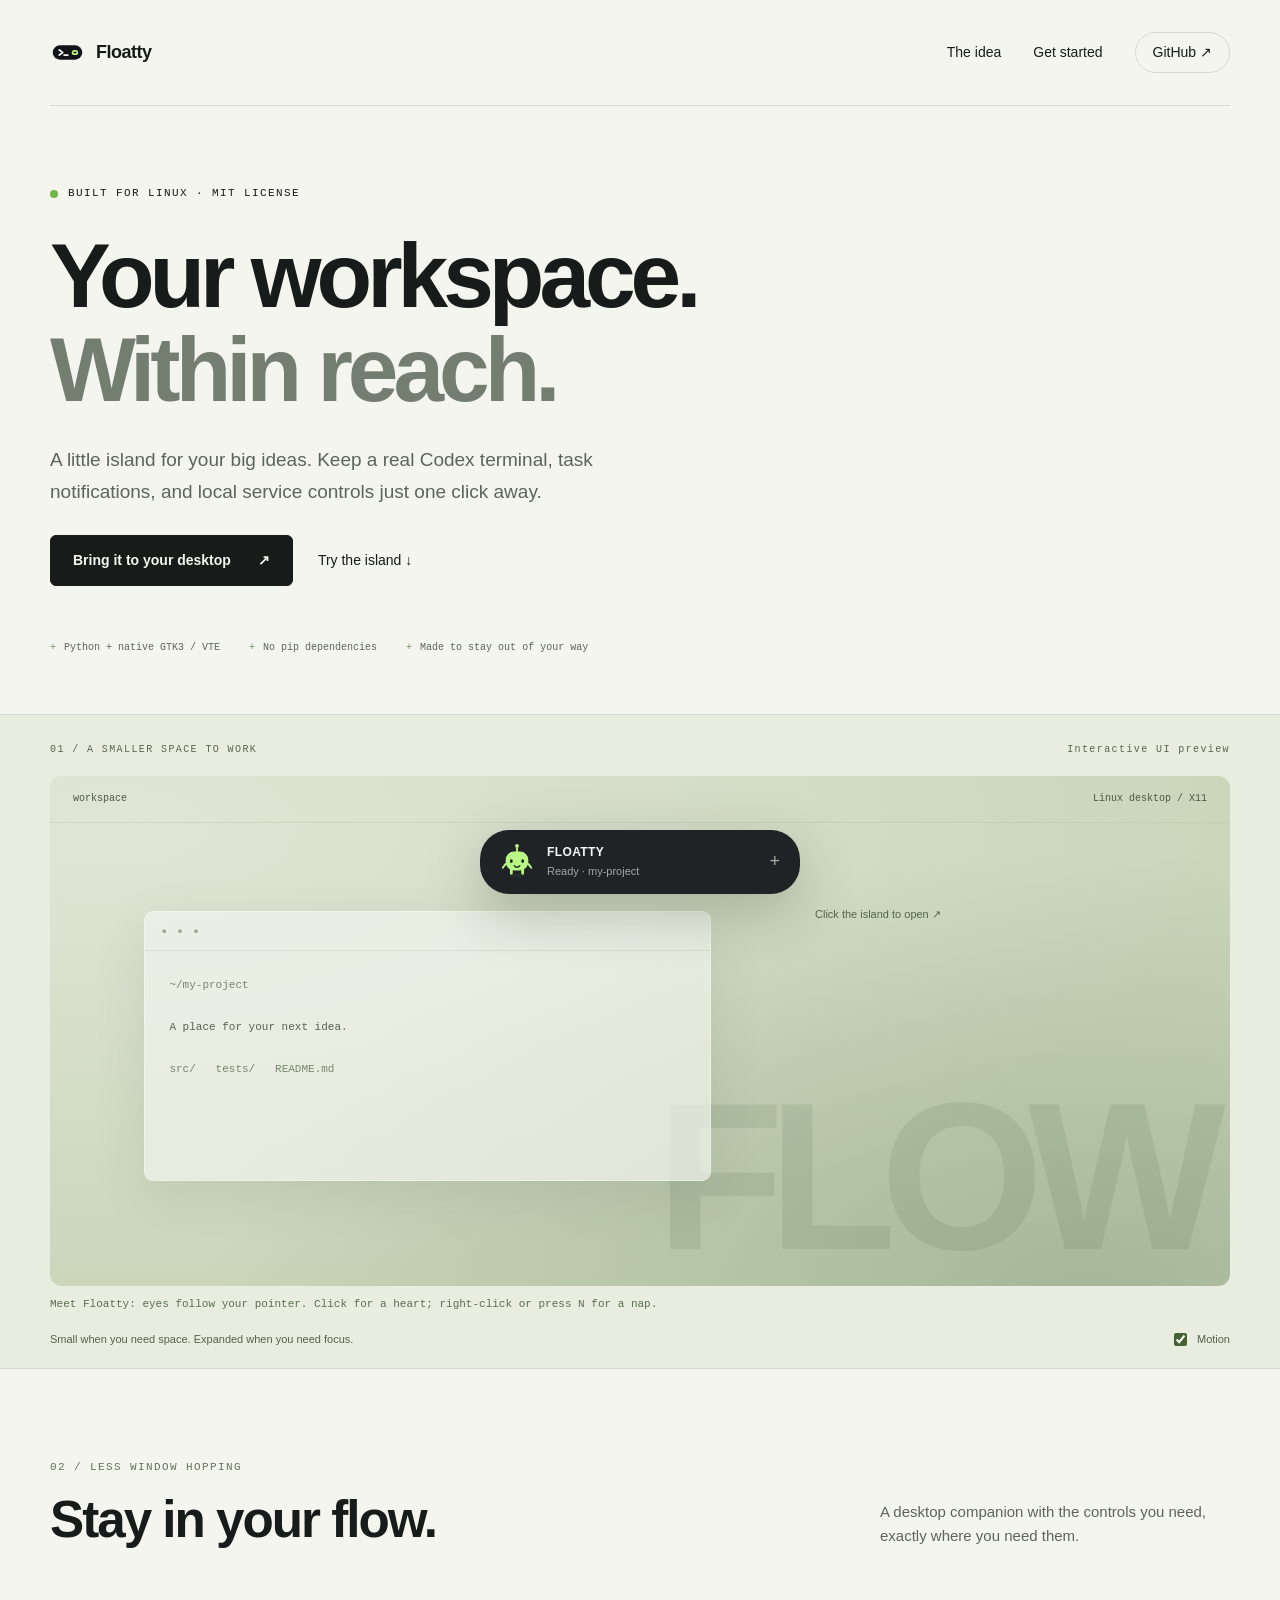
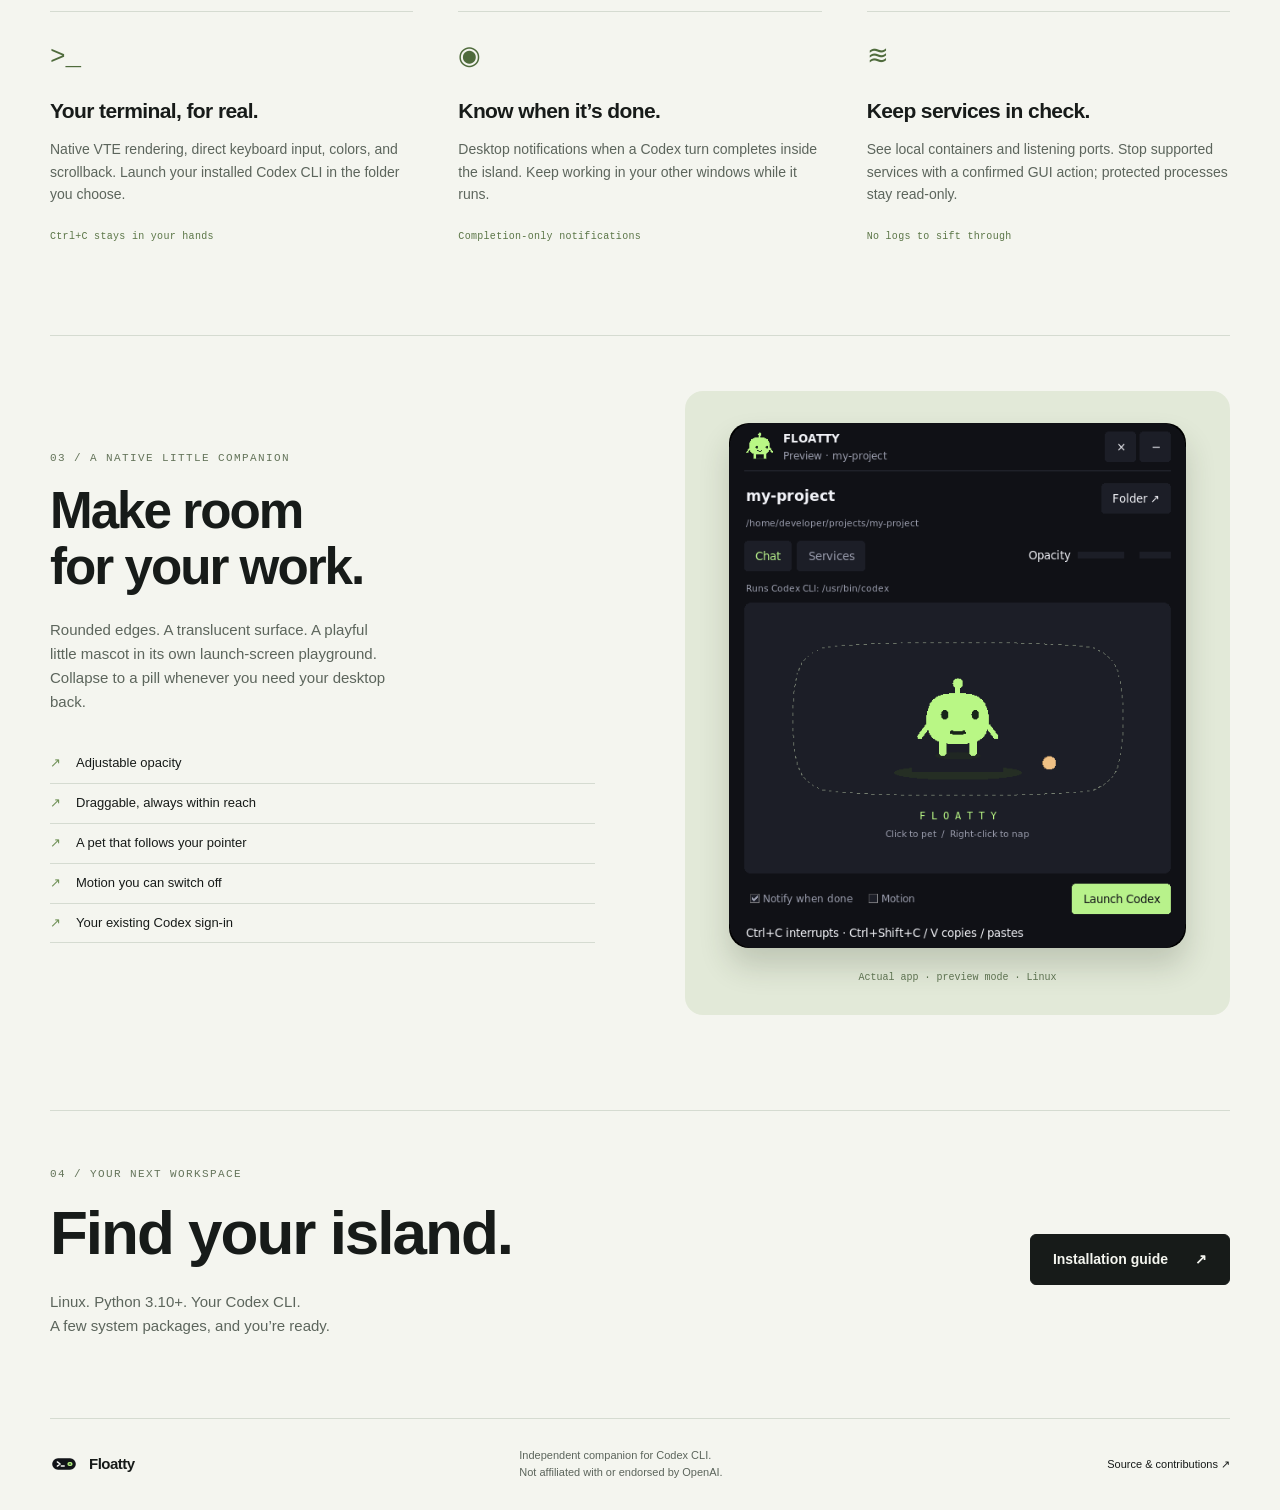
<file: index.html>
<!doctype html>
<html lang="en">
<head>
  <meta charset="utf-8"><meta name="viewport" content="width=device-width, initial-scale=1">
  <meta name="description" content="A small, translucent Codex terminal and local service controls for your Linux desktop. Meet Floatty.">
  <meta name="theme-color" content="#f4f5ef">
  <title>Floatty — Your workspace, within reach</title>
  <link rel="icon" href="assets/branding/codex-island-tile.svg" type="image/svg+xml">
  <link rel="stylesheet" href="site/styles.css"><script src="site/main.js" defer></script><script type="module" src="site/pets.mjs"></script>
</head>
<body>
<a class="skip" href="#main">Skip to content</a>
<header class="nav wrap">
  <a class="brand" href="index.html"><img src="assets/branding/codex-island.svg" width="35" height="35" alt="">Floatty</a>
  <nav aria-label="Main navigation"><a href="#features">The idea</a><a href="site/guide.html">Get started</a><a class="source" href="https://github.com/nashvel/codex-island">GitHub <span aria-hidden="true">↗</span></a></nav>
</header>
<main id="main">
<section class="hero wrap">
  <div class="eyebrow"><span class="status-dot"></span> BUILT FOR LINUX · MIT LICENSE</div>
  <h1>Your workspace.<br><span>Within reach.</span></h1>
  <p class="intro">A little island for your big ideas. Keep a real Codex terminal, task notifications, and local service controls just one click away.</p>
  <div class="actions"><a class="button primary" href="site/guide.html">Bring it to your desktop <span aria-hidden="true">↗</span></a><a class="text-link" href="#try">Try the island <span aria-hidden="true">↓</span></a></div>
  <div class="hero-foot"><span>Python + native GTK3 / VTE</span><span>No pip dependencies</span><span>Made to stay out of your way</span></div>
</section>
<section class="stage-section" id="try" aria-labelledby="demo-title">
  <div class="stage wrap">
    <div class="stage-caption"><span id="demo-title">01 / A SMALLER SPACE TO WORK</span><span>Interactive UI preview</span></div>
    <div class="desktop-scene">
      <div class="desktop-top"><span>workspace</span><span>Linux desktop / X11</span></div>
      <div class="desktop-word" aria-hidden="true">FLOW</div>
      <div class="desktop-window" aria-hidden="true"><div class="window-dots">● ● ●</div><pre><span>~/my-project</span>

A place for your next idea.

<span>src/</span>   <span>tests/</span>   <span>README.md</span></pre></div>
      <div class="demo-island" id="island-preview">
        <div class="island-header">
          <button class="web-pet pet-header" id="header-pet" aria-label="Pet Floatty. Press N to toggle a nap." title="Click to pet · Right-click or N to nap"><svg viewBox="0 0 36 40" aria-hidden="true" focusable="false">
  <ellipse cx="18" cy="34" rx="9" ry="1.5" fill="#263025"/>
  <g class="pet-figure" fill="#b9f785" stroke-linecap="round">
    <path d="M12 28v4M24 28v4" fill="none" stroke="#b9f785" stroke-width="3"/>
    <path class="pet-arm-left" d="M6 22L3 26" fill="none" stroke="#b9f785" stroke-width="2"/>
    <path class="pet-arm-right" d="M30 22l3 4" fill="none" stroke="#b9f785" stroke-width="2"/>
    <path d="M18 9V5" fill="none" stroke="#b9f785" stroke-width="2"/><circle cx="18" cy="3" r="2"/>
    <rect x="6" y="9" width="24" height="20" rx="9"/>
    <g class="pet-gaze" fill="#18251a" stroke="#18251a">
      <g class="pet-open-eyes" stroke="none"><ellipse cx="12" cy="19" rx="1.5" ry="2"/><ellipse cx="24" cy="19" rx="1.5" ry="2"/></g>
      <path class="pet-closed-eyes" d="M10 19h4M22 19h4" fill="none" stroke-width="2"/>
      <path class="pet-happy-eyes" d="M10 19q2-4 4 0M22 19q2-4 4 0" fill="none" stroke-width="2"/>
    </g>
    <path d="M15 24q3 3 6 0" fill="none" stroke="#18251a" stroke-width="1.4"/>
  </g>
  <text class="pet-heart" x="27" y="8" font-size="9" fill="#e9a8bd">♥</text>
  <text class="pet-zzz" x="27" y="8" font-size="8" fill="#a0a79a">z</text>
</svg></button>
          <button class="island-toggle" id="island-toggle" aria-expanded="false" aria-controls="island-body"><span><strong>FLOATTY</strong><small>Ready · my-project</small></span><span class="expand-mark" aria-hidden="true">+</span></button>
        </div>
        <div class="island-body" id="island-body" hidden>
          <div class="demo-project"><strong>my-project</strong><span>~/projects/my-project</span></div>
          <div class="demo-tabs" role="tablist" aria-label="Preview panels"><button id="chat-tab" role="tab" aria-selected="true" aria-controls="chat-panel">Chat</button><button id="services-tab" role="tab" aria-selected="false" aria-controls="services-panel" tabindex="-1">Services</button></div>
          <div id="chat-panel" role="tabpanel" aria-labelledby="chat-tab">
            <div class="pet-playground">
              <button class="web-pet pet-center" id="center-pet" aria-label="Pet Floatty in the playground. Press N to toggle a nap." title="Click to pet · Right-click or N to nap"><svg viewBox="0 0 36 40" aria-hidden="true" focusable="false">
  <ellipse cx="18" cy="34" rx="9" ry="1.5" fill="#263025"/>
  <g class="pet-figure" fill="#b9f785" stroke-linecap="round">
    <path d="M12 28v4M24 28v4" fill="none" stroke="#b9f785" stroke-width="3"/>
    <path class="pet-arm-left" d="M6 22L3 26" fill="none" stroke="#b9f785" stroke-width="2"/>
    <path class="pet-arm-right" d="M30 22l3 4" fill="none" stroke="#b9f785" stroke-width="2"/>
    <path d="M18 9V5" fill="none" stroke="#b9f785" stroke-width="2"/><circle cx="18" cy="3" r="2"/>
    <rect x="6" y="9" width="24" height="20" rx="9"/>
    <g class="pet-gaze" fill="#18251a" stroke="#18251a">
      <g class="pet-open-eyes" stroke="none"><ellipse cx="12" cy="19" rx="1.5" ry="2"/><ellipse cx="24" cy="19" rx="1.5" ry="2"/></g>
      <path class="pet-closed-eyes" d="M10 19h4M22 19h4" fill="none" stroke-width="2"/>
      <path class="pet-happy-eyes" d="M10 19q2-4 4 0M22 19q2-4 4 0" fill="none" stroke-width="2"/>
    </g>
    <path d="M15 24q3 3 6 0" fill="none" stroke="#18251a" stroke-width="1.4"/>
  </g>
  <text class="pet-heart" x="27" y="8" font-size="9" fill="#e9a8bd">♥</text>
  <text class="pet-zzz" x="27" y="8" font-size="8" fill="#a0a79a">z</text>
</svg></button>
              <span class="play-ball" aria-hidden="true"></span>
              <button class="pet-nap" data-pet-target="center-pet" aria-pressed="false">Nap</button>
              <small class="pet-caption">A little Floatty. A real terminal.</small>
            </div>
            <p class="demo-note">The desktop app launches your installed CLI.<br>This website is a visual preview.</p>
          </div>
          <div id="services-panel" role="tabpanel" aria-labelledby="services-tab" hidden>
            <div class="demo-service"><div><strong>web-dev</strong><small>TCP · 127.0.0.1:5173</small></div><button id="demo-stop">Stop</button></div>
            <div class="demo-service"><div><strong>postgres</strong><small>Docker · running</small></div><span class="service-state">Preview</span></div>
            <p class="demo-note" id="service-feedback" aria-live="polite">Example services only. This preview cannot access your computer.</p>
          </div>
          <div class="demo-bottom"><span class="status-dot"></span> Your workspace, within reach.</div>
        </div>
      </div>
      <div class="click-cue" id="click-cue">Click the island to open <span aria-hidden="true">↗</span></div>
    </div>
    <p class="pet-note">Meet Floatty: eyes follow your pointer. Click for a heart; right-click or press N for a nap.</p>
    <div class="stage-bottom"><span>Small when you need space. Expanded when you need focus.</span><label class="motion-label"><input id="demo-motion" type="checkbox" checked> Motion</label></div>
  </div>
</section>
<section class="features wrap" id="features" aria-labelledby="features-title">
  <div class="section-label">02 / LESS WINDOW HOPPING</div>
  <div class="section-heading"><h2 id="features-title">Stay in your flow.</h2><p>A desktop companion with the controls you need, exactly where you need them.</p></div>
  <div class="feature-grid">
    <article><span class="feature-symbol" aria-hidden="true">&gt;_</span><h3>Your terminal, for real.</h3><p>Native VTE rendering, direct keyboard input, colors, and scrollback. Launch your installed Codex CLI in the folder you choose.</p><span class="feature-tag">Ctrl+C stays in your hands</span></article>
    <article><span class="feature-symbol" aria-hidden="true">◉</span><h3>Know when it’s done.</h3><p>Desktop notifications when a Codex turn completes inside the island. Keep working in your other windows while it runs.</p><span class="feature-tag">Completion-only notifications</span></article>
    <article><span class="feature-symbol" aria-hidden="true">≋</span><h3>Keep services in check.</h3><p>See local containers and listening ports. Stop supported services with a confirmed GUI action; protected processes stay read-only.</p><span class="feature-tag">No logs to sift through</span></article>
  </div>
</section>
<section class="detail wrap" aria-labelledby="detail-title">
  <div class="detail-copy"><div class="section-label">03 / A NATIVE LITTLE COMPANION</div><h2 id="detail-title">Make room<br>for your work.</h2><p>Rounded edges. A translucent surface. A playful little mascot in its own launch-screen playground. Collapse to a pill whenever you need your desktop back.</p><ul class="simple-list"><li>Adjustable opacity</li><li>Draggable, always within reach</li><li>A pet that follows your pointer</li><li>Motion you can switch off</li><li>Your existing Codex sign-in</li></ul></div>
  <figure class="app-shot"><img src="assets/screenshots/expanded.png" alt="Expanded Floatty interface with Chat and Services tabs, opacity slider, and Launch Codex control" loading="lazy" width="540" height="620"><figcaption>Actual app · preview mode · Linux</figcaption></figure>
</section>
<section class="get-started wrap" aria-labelledby="get-started-title"><div><div class="section-label">04 / YOUR NEXT WORKSPACE</div><h2 id="get-started-title">Find your island.</h2><p>Linux. Python 3.10+. Your Codex CLI.<br>A few system packages, and you’re ready.</p></div><a class="button primary" href="site/guide.html">Installation guide <span aria-hidden="true">↗</span></a></section>
</main>
<footer class="wrap footer"><a class="brand" href="index.html"><img src="assets/branding/codex-island.svg" width="28" height="28" alt="">Floatty</a><p>Independent companion for Codex CLI.<br>Not affiliated with or endorsed by OpenAI.</p><a href="https://github.com/nashvel/codex-island">Source &amp; contributions ↗</a></footer>
<dialog id="stop-dialog"><form method="dialog"><div class="section-label">PREVIEW ACTION</div><h2>Stop web-dev?</h2><p>This simulates the desktop confirmation. No real process will be stopped.</p><div class="actions"><button class="button" value="cancel">Cancel</button><button class="button primary" value="stop">Simulate stop</button></div></form></dialog>
</body>
</html>
</file>
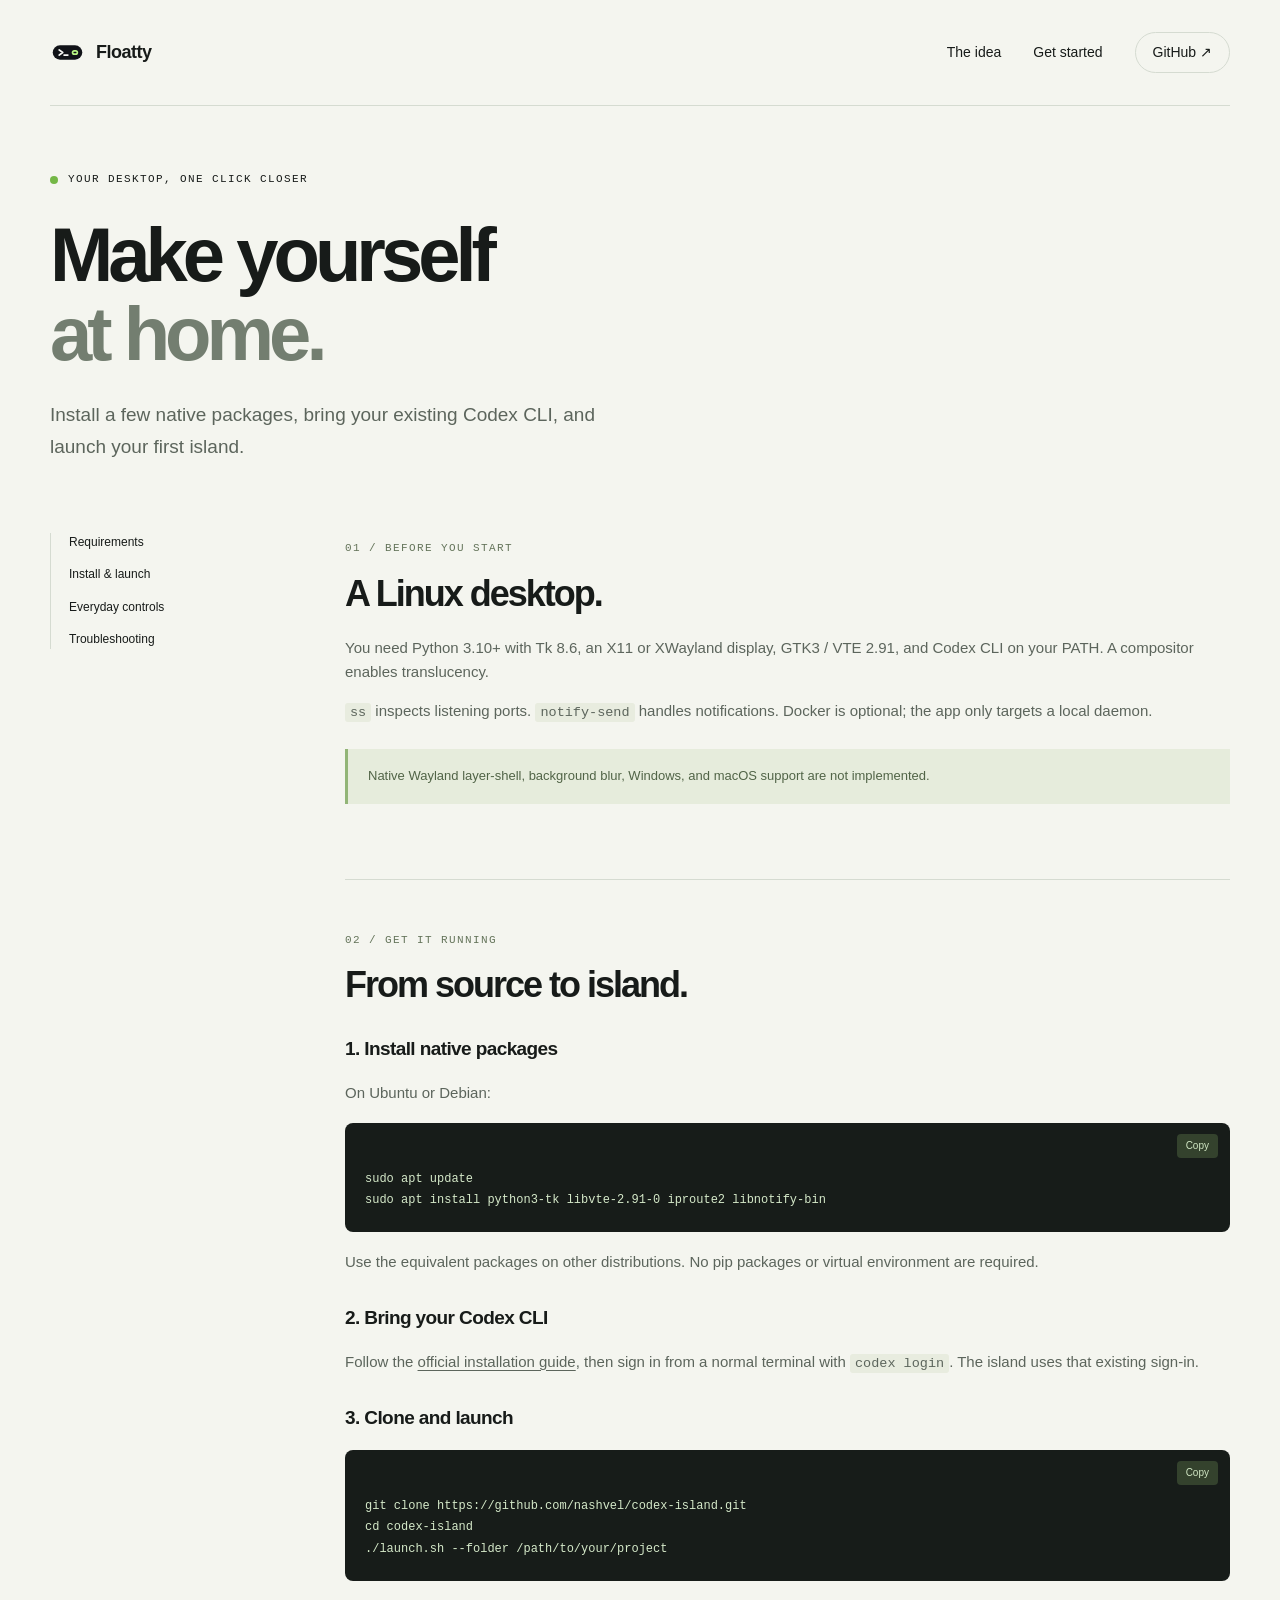
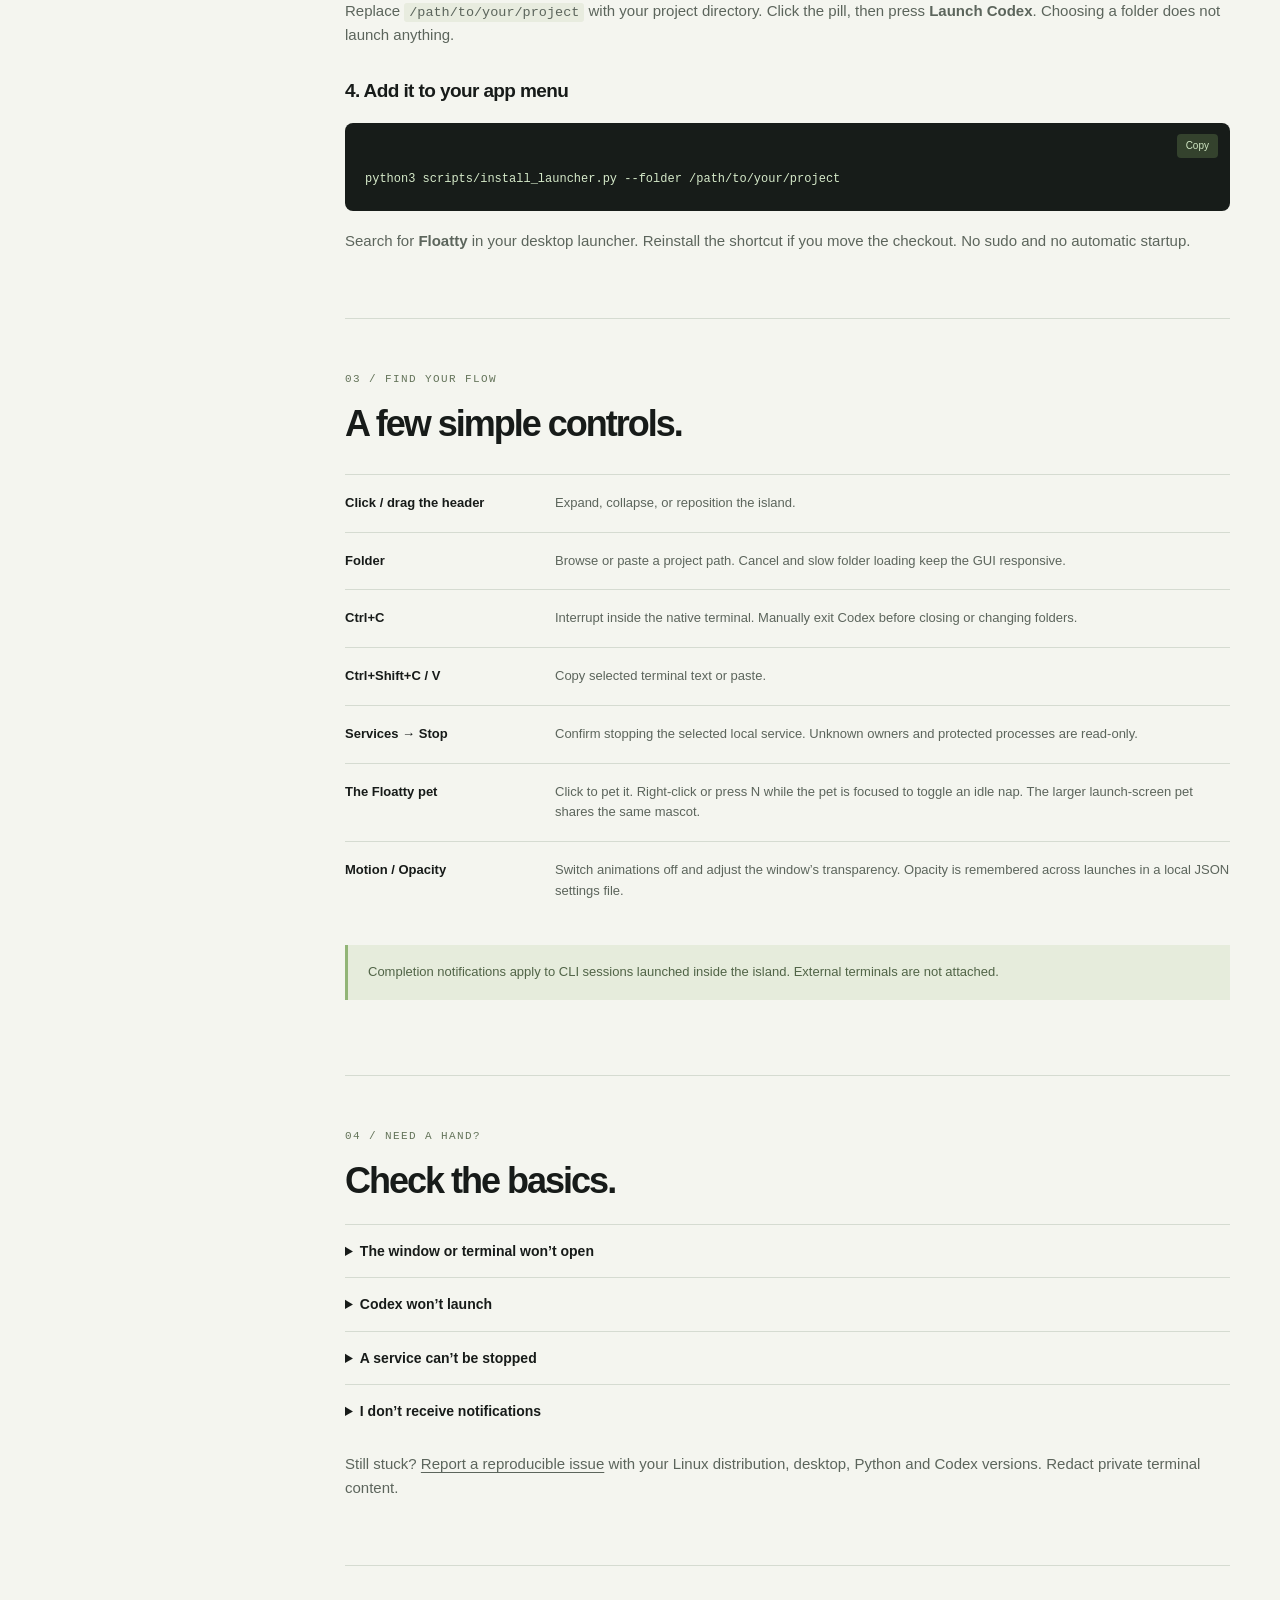
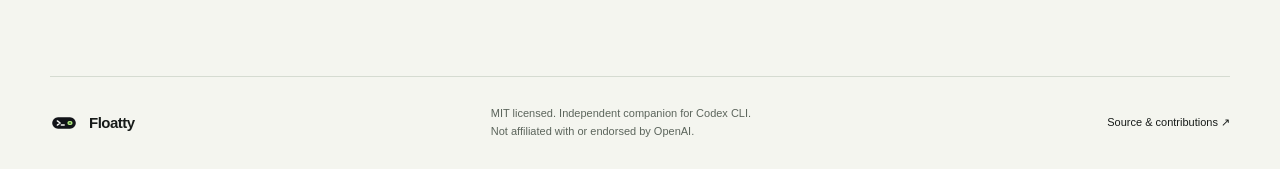
<file: site/guide.html>
<!doctype html>
<html lang="en">
<head>
<meta charset="utf-8"><meta name="viewport" content="width=device-width, initial-scale=1">
<meta name="description" content="Install Floatty on Linux. Requirements, launch controls, desktop shortcut, and troubleshooting.">
<meta name="theme-color" content="#f4f5ef"><title>Get started — Floatty</title>
<link rel="icon" href="../assets/branding/codex-island-tile.svg" type="image/svg+xml"><link rel="stylesheet" href="styles.css"><script src="main.js" defer></script>
</head>
<body>
<a class="skip" href="#main">Skip to content</a>
<header class="nav wrap"><a class="brand" href="../index.html"><img src="../assets/branding/codex-island.svg" width="35" height="35" alt="">Floatty</a><nav aria-label="Main navigation"><a href="../index.html#features">The idea</a><a href="guide.html" aria-current="page">Get started</a><a class="source" href="https://github.com/nashvel/codex-island">GitHub ↗</a></nav></header>
<main class="guide wrap" id="main">
<div class="eyebrow"><span class="status-dot"></span> YOUR DESKTOP, ONE CLICK CLOSER</div><h1>Make yourself<br><span>at home.</span></h1><p class="intro">Install a few native packages, bring your existing Codex CLI, and launch your first island.</p>
<div class="guide-layout"><aside><nav aria-label="Guide sections"><a href="#requirements">Requirements</a><a href="#install">Install &amp; launch</a><a href="#controls">Everyday controls</a><a href="#troubleshooting">Troubleshooting</a></nav></aside><div class="guide-content">
<section id="requirements"><span class="section-label">01 / BEFORE YOU START</span><h2>A Linux desktop.</h2><p>You need Python 3.10+ with Tk 8.6, an X11 or XWayland display, GTK3 / VTE 2.91, and Codex CLI on your PATH. A compositor enables translucency.</p><p><code>ss</code> inspects listening ports. <code>notify-send</code> handles notifications. Docker is optional; the app only targets a local daemon.</p><div class="note">Native Wayland layer-shell, background blur, Windows, and macOS support are not implemented.</div></section>
<section id="install"><span class="section-label">02 / GET IT RUNNING</span><h2>From source to island.</h2><h3>1. Install native packages</h3><p>On Ubuntu or Debian:</p><div class="code-block"><button class="copy" data-copy="packages">Copy</button><pre id="packages">sudo apt update
sudo apt install python3-tk libvte-2.91-0 iproute2 libnotify-bin</pre></div><p>Use the equivalent packages on other distributions. No pip packages or virtual environment are required.</p>
<h3>2. Bring your Codex CLI</h3><p>Follow the <a href="https://developers.openai.com/codex/cli">official installation guide</a>, then sign in from a normal terminal with <code>codex login</code>. The island uses that existing sign-in.</p>
<h3>3. Clone and launch</h3><div class="code-block"><button class="copy" data-copy="launch">Copy</button><pre id="launch">git clone https://github.com/nashvel/codex-island.git
cd codex-island
./launch.sh --folder /path/to/your/project</pre></div><p>Replace <code>/path/to/your/project</code> with your project directory. Click the pill, then press <strong>Launch Codex</strong>. Choosing a folder does not launch anything.</p>
<h3>4. Add it to your app menu</h3><div class="code-block"><button class="copy" data-copy="shortcut">Copy</button><pre id="shortcut">python3 scripts/install_launcher.py --folder /path/to/your/project</pre></div><p>Search for <strong>Floatty</strong> in your desktop launcher. Reinstall the shortcut if you move the checkout. No sudo and no automatic startup.</p></section>
<section id="controls"><span class="section-label">03 / FIND YOUR FLOW</span><h2>A few simple controls.</h2><dl class="control-list"><div><dt>Click / drag the header</dt><dd>Expand, collapse, or reposition the island.</dd></div><div><dt>Folder</dt><dd>Browse or paste a project path. Cancel and slow folder loading keep the GUI responsive.</dd></div><div><dt>Ctrl+C</dt><dd>Interrupt inside the native terminal. Manually exit Codex before closing or changing folders.</dd></div><div><dt>Ctrl+Shift+C / V</dt><dd>Copy selected terminal text or paste.</dd></div><div><dt>Services → Stop</dt><dd>Confirm stopping the selected local service. Unknown owners and protected processes are read-only.</dd></div><div><dt>The Floatty pet</dt><dd>Click to pet it. Right-click or press N while the pet is focused to toggle an idle nap. The larger launch-screen pet shares the same mascot.</dd></div><div><dt>Motion / Opacity</dt><dd>Switch animations off and adjust the window’s transparency. Opacity is remembered across launches in a local JSON settings file.</dd></div></dl><div class="note">Completion notifications apply to CLI sessions launched inside the island. External terminals are not attached.</div></section>
<section id="troubleshooting"><span class="section-label">04 / NEED A HAND?</span><h2>Check the basics.</h2><details><summary>The window or terminal won’t open</summary><p>Run from an X11/XWayland desktop session. Check Tk and the GTK3 VTE runtime are installed. Launch <code>./launch.sh</code> from a terminal to see startup errors.</p></details><details><summary>Codex won’t launch</summary><p>Check <code>codex --version</code>, complete your sign-in, and select an existing folder. The app displays the executable it will run above the terminal.</p></details><details><summary>A service can’t be stopped</summary><p>Check local daemon permissions for Docker. Port processes need same-user ownership and Linux pidfd support. Protected or unknown owners stay read-only; a supervisor may restart a stopped service.</p></details><details><summary>I don’t receive notifications</summary><p>Enable Notify when done and check that <code>notify-send</code> and your desktop notification daemon work. CLI exit and task completion are different events.</p></details><p>Still stuck? <a href="https://github.com/nashvel/codex-island/issues">Report a reproducible issue</a> with your Linux distribution, desktop, Python and Codex versions. Redact private terminal content.</p></section>
</div></div>
</main><footer class="wrap footer"><a class="brand" href="../index.html"><img src="../assets/branding/codex-island.svg" width="28" height="28" alt="">Floatty</a><p>MIT licensed. Independent companion for Codex CLI.<br>Not affiliated with or endorsed by OpenAI.</p><a href="https://github.com/nashvel/codex-island">Source &amp; contributions ↗</a></footer><div class="copy-status" id="copy-status" role="status" aria-live="polite"></div>
</body></html>
</file>
<file: site/styles.css>
:root{--paper:#f4f5ef;--ink:#171b19;--muted:#5c655c;--line:#d5dbd1;--lime:#b9f785;--dark:#111318;--mono:ui-monospace,SFMono-Regular,Consolas,"Liberation Mono",monospace}*{box-sizing:border-box}html{scroll-behavior:smooth;scroll-padding-top:36px}body{margin:0;background:var(--paper);color:var(--ink);font-family:Arial,Helvetica,sans-serif;font-size:16px;line-height:1.6}a{color:inherit;text-decoration:none}button,input{font:inherit}button,a,input,summary{-webkit-tap-highlight-color:transparent}:focus-visible{outline:3px solid #4b8a33;outline-offset:5px}button{cursor:pointer}img{max-width:100%;height:auto}p{color:var(--muted)}.wrap{width:min(1180px,calc(100% - 96px));margin-inline:auto}.nav{display:flex;align-items:center;justify-content:space-between;height:106px;border-bottom:1px solid var(--line)}.brand{display:flex;align-items:center;gap:11px;font-size:18px;font-weight:700;letter-spacing:-.5px}.nav nav{display:flex;gap:32px;align-items:center;font-size:14px}.nav nav a:hover,.text-link:hover{text-decoration:underline;text-underline-offset:5px}.source{border:1px solid var(--line);border-radius:24px;padding:8px 17px}.skip{position:fixed;top:-100px;left:16px;z-index:10;background:var(--ink);color:white;padding:8px 16px}.skip:focus{top:10px}.hero{padding-top:79px;padding-bottom:58px}.eyebrow,.section-label,.stage-caption{font-family:var(--mono);font-size:11px;letter-spacing:1.4px}.eyebrow{display:flex;align-items:center;gap:10px}.status-dot{display:inline-block;width:8px;height:8px;background:#74b746;border-radius:50%;flex-shrink:0}h1{font-size:clamp(54px,7.2vw,91px);line-height:1.04;letter-spacing:-5px;margin:26px 0}h1 span{color:#737e70}h2{font-size:clamp(32px,4vw,52px);line-height:1.1;letter-spacing:-2px;margin:15px 0 23px}h3{line-height:1.3;letter-spacing:-.6px}.intro{max-width:565px;font-size:19px;line-height:1.7;margin-bottom:27px}.actions{display:flex;align-items:center;gap:25px;flex-wrap:wrap}.button{display:inline-flex;align-items:center;justify-content:center;gap:27px;padding:13px 22px;border-radius:6px;border:1px solid var(--line);font-size:14px;font-weight:600;background:var(--paper);color:var(--ink)}.primary{background:var(--ink);color:var(--paper);border-color:var(--ink)}.primary:hover{background:#334130}.text-link{font-size:14px}.hero-foot{display:flex;gap:29px;font-family:var(--mono);font-size:10px;color:var(--muted);margin-top:54px;flex-wrap:wrap}.hero-foot span:before{content:'+';margin-right:8px;color:#73935d}.stage-section{background:#e8eddf;padding:27px 0 19px;border-block:1px solid var(--line)}.stage-caption{display:flex;justify-content:space-between;margin:0 0 18px;color:#59664f;font-size:10px}.desktop-scene{height:510px;position:relative;background:#cbd6bb;overflow:hidden;border-radius:12px;background-image:radial-gradient(ellipse at 88% 100%,#81987580,transparent 60%),radial-gradient(ellipse at 5% 10%,#e0e6d6,transparent 70%)}.desktop-top{display:flex;justify-content:space-between;padding:15px 23px;font-family:var(--mono);font-size:10px;color:#4b5845;border-bottom:1px solid #aebf9a55}.desktop-word{position:absolute;right:20px;bottom:4px;font-size:210px;line-height:1;font-weight:700;letter-spacing:-16px;color:#52684922}.desktop-window{position:absolute;left:8%;top:135px;width:48%;height:270px;background:#f4f5efaa;border:1px solid #f5f7ee88;box-shadow:0 15px 50px #465a4420;border-radius:9px;color:#57634f}.window-dots{font-size:9px;padding:12px 16px;border-bottom:1px solid #aab69e44;letter-spacing:4px;color:#a0ac95}.desktop-window pre{padding:13px 24px;font-size:11px;line-height:1.9;white-space:pre-wrap}.desktop-window pre span{color:#75876b}.demo-island{position:absolute;top:54px;left:50%;transform:translateX(-50%);width:320px;background:#111318eb;color:#f7f8f5;border-radius:29px;box-shadow:0 18px 55px #24361e44;transition:width .4s cubic-bezier(.22,.8,.25,1),border-radius .4s;max-width:calc(100% - 32px);backdrop-filter:blur(10px)}.demo-island.open{width:440px;border-radius:25px}.island-header{display:flex;width:100%;align-items:center;gap:13px;text-align:left;padding:12px 20px;background:none;border:0;color:inherit;border-radius:29px;min-height:64px}.island-header span:nth-child(2){display:grid;flex:1;gap:1px}.island-header strong{font-size:12px;letter-spacing:.4px}.island-header small{color:#a2a89e;font-size:11px}.expand-mark{font-size:18px;color:#a8afa3}.island-body{padding:0 20px 19px}.demo-project{border-top:1px solid #ffffff15;padding-top:14px;display:grid;gap:3px;font-size:16px}.demo-project span{font-family:var(--mono);font-size:10px;color:#9a9dad}.demo-tabs{display:flex;gap:5px;margin:15px 0 12px}.demo-tabs button,.demo-service button{font-size:11px;color:#aeb4a8;background:#24272e;border:0;padding:8px 13px;border-radius:5px}.demo-tabs button[aria-selected=true]{color:var(--lime);background:#323a2e}.ascii-area{height:130px;background:#1c1e27;display:flex;flex-direction:column;justify-content:center;align-items:center;border-radius:8px;overflow:hidden}.ascii-area pre{font:11px/1.3 var(--mono);color:#b9f785;animation:float 3.6s ease-in-out infinite;margin:0 0 15px}.ascii-area small{font-size:11px;color:#9a9dad}.ascii-dot{animation:blink 1.8s steps(1) infinite}.demo-note{font-size:10px;line-height:1.6;color:#a0a79a;margin:12px 0 16px}.demo-bottom{border-top:1px solid #ffffff12;padding-top:12px;font-size:10px;color:#a2a89e;display:flex;gap:8px;align-items:center}.demo-bottom .status-dot{width:6px;height:6px;background:var(--lime)}.click-cue{position:absolute;top:130px;left:calc(50% + 175px);font-size:11px;max-width:140px;color:#52654a}.click-cue[hidden]{display:none}.stage-bottom{display:flex;justify-content:space-between;font-size:11px;color:#53624a;gap:20px;align-items:center;padding-top:17px}.motion-label{white-space:nowrap;display:flex;align-items:center;gap:7px}.motion-label input{accent-color:#466232}.demo-service{display:flex;justify-content:space-between;align-items:center;padding:15px 10px;background:#1c1e27;border-radius:8px;margin-bottom:7px}.demo-service div{display:grid;gap:3px}.demo-service strong{font-size:12px}.demo-service small,.service-state{font-family:var(--mono);font-size:9px;color:#9a9dad}.demo-service button{color:var(--lime)}.demo-service button:disabled{color:#9a9dad;cursor:default}.features{padding-block:90px}.section-label{color:#64745a}.section-heading{display:flex;justify-content:space-between;gap:40px;align-items:center}.section-heading p{max-width:350px;font-size:15px}.feature-grid{display:grid;grid-template-columns:repeat(3,1fr);gap:45px;margin-top:40px}.feature-grid article{border-top:1px solid var(--line);padding-top:25px}.feature-symbol{font-family:var(--mono);font-size:26px;color:#4f6b3c}.feature-grid h3{font-size:21px;margin:18px 0 12px}.feature-grid p{font-size:14px}.feature-tag{display:block;font-size:10px;letter-spacing:.3px;font-family:var(--mono);margin-top:24px;color:#5a7546}.detail{display:grid;grid-template-columns:1fr 1fr;gap:90px;align-items:center;padding:55px 0 95px;border-top:1px solid var(--line)}.detail-copy p{max-width:340px;font-size:15px}.simple-list{padding:0;list-style:none;font-size:13px;margin-top:30px}.simple-list li{border-bottom:1px solid var(--line);padding:9px 0}.simple-list li:before{content:'↗';color:#6f9155;margin-right:15px}.app-shot{margin:0;background:#e2e9d8;padding:32px 44px;border-radius:18px;text-align:center}.app-shot img{width:100%;border-radius:20px;box-shadow:0 18px 30px #28352230;display:block}.app-shot figcaption{font:10px var(--mono);color:#5c7150;padding-top:24px}.get-started{padding:55px 0 65px;border-top:1px solid var(--line);display:flex;justify-content:space-between;align-items:center;gap:30px}.get-started h2{font-size:62px}.get-started p{font-size:15px}.footer{display:flex;justify-content:space-between;align-items:center;gap:30px;padding:28px 0;border-top:1px solid var(--line);font-size:11px}.footer p{margin:0}.footer .brand{font-size:15px}.guide{padding-block:65px}.guide h1{font-size:76px}.guide-layout{display:grid;grid-template-columns:220px 1fr;gap:75px;margin-top:70px}.guide aside nav{position:sticky;top:35px;display:flex;flex-direction:column;gap:13px;font-size:12px;border-left:1px solid var(--line);padding-left:18px}.guide-content section{padding-bottom:50px;margin-bottom:45px;border-bottom:1px solid var(--line)}.guide-content h2{font-size:36px}.guide-content h3{font-size:19px;margin-top:32px}.guide-content p{font-size:15px}.guide-content a{text-decoration:underline;text-underline-offset:3px}.note{font-size:13px;background:#e6ecdc;border-left:3px solid #92b577;padding:17px 20px;color:#516447;margin:25px 0}.code-block{position:relative;background:#171c19;color:#d5e9c9;border-radius:8px;margin-block:18px}.code-block pre{font:12px/1.8 var(--mono);margin:0;padding:46px 20px 20px;overflow-x:auto}.copy{position:absolute;right:12px;top:11px;font-size:10px;background:#34422d;border:0;color:#d0e6c3;padding:4px 9px;border-radius:4px}code{font-family:var(--mono);font-size:.9em;background:#e8ecdf;padding:2px 5px;border-radius:3px}.control-list{margin-top:30px}.control-list div{padding:18px 0;border-top:1px solid var(--line);display:grid;grid-template-columns:190px 1fr;gap:20px;font-size:13px}.control-list dt{font-weight:600}.control-list dd{margin:0;color:var(--muted)}details{border-top:1px solid var(--line);padding:15px 0;font-size:14px}summary{cursor:pointer;font-weight:600}details p{padding-left:17px}.copy-status{position:fixed;bottom:25px;left:50%;transform:translateX(-50%);background:var(--ink);color:var(--paper);padding:9px 20px;border-radius:20px;font-size:12px}.copy-status:empty{display:none}dialog{border:1px solid var(--line);border-radius:17px;padding:30px;max-width:min(430px,calc(100% - 32px));background:var(--paper);color:var(--ink)}dialog h2{font-size:30px}dialog p{font-size:14px}dialog::backdrop{background:#10171088;backdrop-filter:blur(3px)}[hidden]{display:none!important}.no-motion *{animation:none!important;transition:none!important}@keyframes float{0%,100%{transform:translateY(0)}50%{transform:translateY(-4px)}}@keyframes blink{0%,55%{opacity:1}56%,100%{opacity:.45}}@media(max-width:900px){.wrap{width:calc(100% - 48px)}.hero{padding-top:55px}h1{letter-spacing:-3px}.feature-grid{gap:24px}.detail{gap:40px}.app-shot{padding:25px}.guide-layout{grid-template-columns:160px 1fr;gap:30px}.control-list div{grid-template-columns:1fr;gap:5px}.click-cue{left:calc(50% + 170px);max-width:95px}.footer{gap:20px}}@media(max-width:600px){.wrap{width:calc(100% - 36px)}.nav{height:82px}.nav nav{gap:13px;font-size:12px}.nav nav a:first-child{display:none}.source{padding:5px 11px}.brand{font-size:15px;gap:7px}.brand img{width:29px}.hero{padding-top:42px;padding-bottom:40px}h1{font-size:56px;letter-spacing:-3px;margin-top:25px}.intro{font-size:16px}.hero-foot{gap:12px;margin-top:35px;font-size:9px}.hero-foot span:last-child{display:none}.actions{gap:18px}.button{padding:12px 15px;font-size:12px;gap:20px}.stage-section{padding-top:20px}.stage-caption{font-size:8px;gap:12px;letter-spacing:.8px}.desktop-scene{height:460px}.desktop-word{font-size:123px;letter-spacing:-9px;bottom:25px}.desktop-window{left:5%;width:85%;top:145px;height:220px}.desktop-top{font-size:8px;padding-inline:15px}.demo-island{top:48px;width:280px}.demo-island.open{width:calc(100% - 28px)}.click-cue{left:50%;transform:translateX(-50%);top:125px;max-width:none}.ascii-area pre{font-size:10px}.island-body{padding-inline:15px}.stage-bottom{font-size:10px;align-items:flex-start}.features{padding-block:55px}.section-heading{display:block}.section-heading p{max-width:none}.feature-grid{grid-template-columns:1fr;gap:32px;margin-top:25px}.feature-grid article{padding-top:20px}.feature-grid h3{margin-top:10px}.feature-tag{margin-top:12px}.detail{grid-template-columns:1fr;padding-block:42px;gap:25px}.detail-copy p{max-width:none}.app-shot{padding:25px 35px}.get-started{display:block;padding-block:40px}.get-started h2{font-size:46px}.get-started .button{margin-top:15px}.footer{flex-wrap:wrap;padding-block:25px}.footer p{width:100%;order:3;font-size:10px}.footer>a:last-child{font-size:10px}.guide{padding-top:45px}.guide h1{font-size:56px}.guide-layout{display:block;margin-top:40px}.guide aside nav{position:static;flex-direction:row;flex-wrap:wrap;margin-bottom:40px;gap:12px}.guide-content section{margin-bottom:30px;padding-bottom:30px}.guide-content h2{font-size:30px}.code-block pre{font-size:11px}.eyebrow{font-size:9px;letter-spacing:1px}}@media(prefers-reduced-motion:reduce){html{scroll-behavior:auto}*,*::before,*::after{animation:none!important;transition:none!important}}

.ascii-area{height:175px}.ascii-area pre{font-size:10px;line-height:1.2;margin-bottom:9px}.ascii-ball{display:inline-block;animation:ball-hop 1.5s ease-in-out infinite}@keyframes ball-hop{0%,100%{transform:translateY(0)}50%{transform:translateY(-6px)}}

/* The same lime capsule mascot as the native desktop app. */
.island-toggle{display:flex;flex:1;align-items:center;gap:12px;min-width:0;text-align:left;background:none;border:0;color:inherit;padding:0}
.island-toggle>span:first-child{display:grid;flex:1;gap:1px}
.island-header .island-toggle .expand-mark{display:block;flex:0}
.web-pet{border:0;padding:0;background:none;color:inherit;cursor:pointer;line-height:0;border-radius:10px;flex-shrink:0}
.web-pet svg{display:block;width:100%;height:100%;overflow:visible}
.pet-header{width:34px;height:38px}
.pet-figure{animation:pet-bob 3s ease-in-out infinite;transform-origin:center}
.pet-arm-left{transform-origin:6px 22px;animation:pet-wave 2.2s ease-in-out infinite}
.pet-arm-right{transform-origin:30px 22px;animation:pet-wave 2.2s ease-in-out infinite reverse}
.pet-gaze{transition:transform .08s linear}
.pet-open-eyes ellipse{transform-box:fill-box;transform-origin:center;animation:pet-blink 5.2s linear infinite}
.pet-closed-eyes,.pet-happy-eyes,.pet-heart,.pet-zzz{display:none}
.web-pet[data-happy="true"] .pet-open-eyes{display:none}
.web-pet[data-happy="true"] .pet-happy-eyes,.web-pet[data-happy="true"] .pet-heart{display:block}
.web-pet[data-happy="true"] .pet-figure{animation-duration:.55s}
.web-pet[data-sleeping="true"] .pet-open-eyes,.web-pet[data-sleeping="true"] .pet-happy-eyes{display:none}
.web-pet[data-sleeping="true"] .pet-closed-eyes,.web-pet[data-sleeping="true"] .pet-zzz{display:block}
.web-pet[data-sleeping="true"] .pet-figure,.web-pet[data-sleeping="true"] .pet-arm-left,.web-pet[data-sleeping="true"] .pet-arm-right{animation:none}
.pet-playground{height:185px;position:relative;background:#1c1e27;border-radius:8px;overflow:hidden}
.pet-playground::before{content:'';position:absolute;inset:12px 10px 35px;border:1px dashed #687761;border-radius:70px}
.pet-playground::after{content:'';position:absolute;left:50%;top:126px;transform:translateX(-50%);width:130px;height:12px;background:#273126;border-radius:50%}
.pet-center{position:absolute;left:50%;top:19px;transform:translateX(-50%);width:90px;height:100px;z-index:1}
.play-ball{position:absolute;left:76%;top:113px;width:13px;height:13px;background:#efc185;border-radius:50%;animation:play-ball-hop 1.6s ease-in-out infinite}
.play-ball::before{content:'';position:absolute;inset:0 4px;border-left:1px solid #896b49;border-radius:50%}
.pet-playground:has(.web-pet[data-sleeping="true"]) .play-ball{animation:none}
.pet-caption{position:absolute;bottom:10px;left:0;width:100%;text-align:center;font:10px var(--mono);color:#a0a79a}
.pet-nap{position:absolute;right:12px;top:9px;border:0;border-radius:4px;background:#303a2b;color:#c4d5b9;padding:3px 8px;font-size:10px;z-index:2}
.pet-note{font-size:11px;color:#5b6e50;margin:10px 0 0;font-family:var(--mono)}
@keyframes pet-bob{0%,100%{transform:translateY(0)}50%{transform:translateY(-1.5px)}}
@keyframes pet-wave{0%,100%{transform:rotate(-7deg)}50%{transform:rotate(12deg)}}
@keyframes pet-blink{0%,95%,100%{transform:scaleY(1)}97%,98%{transform:scaleY(.08)}}
@keyframes play-ball-hop{0%,100%{transform:translateY(0)}50%{transform:translateY(-19px)}}
@media(max-width:600px){.desktop-scene{height:500px}.pet-header{width:30px;height:34px}}
</file>
